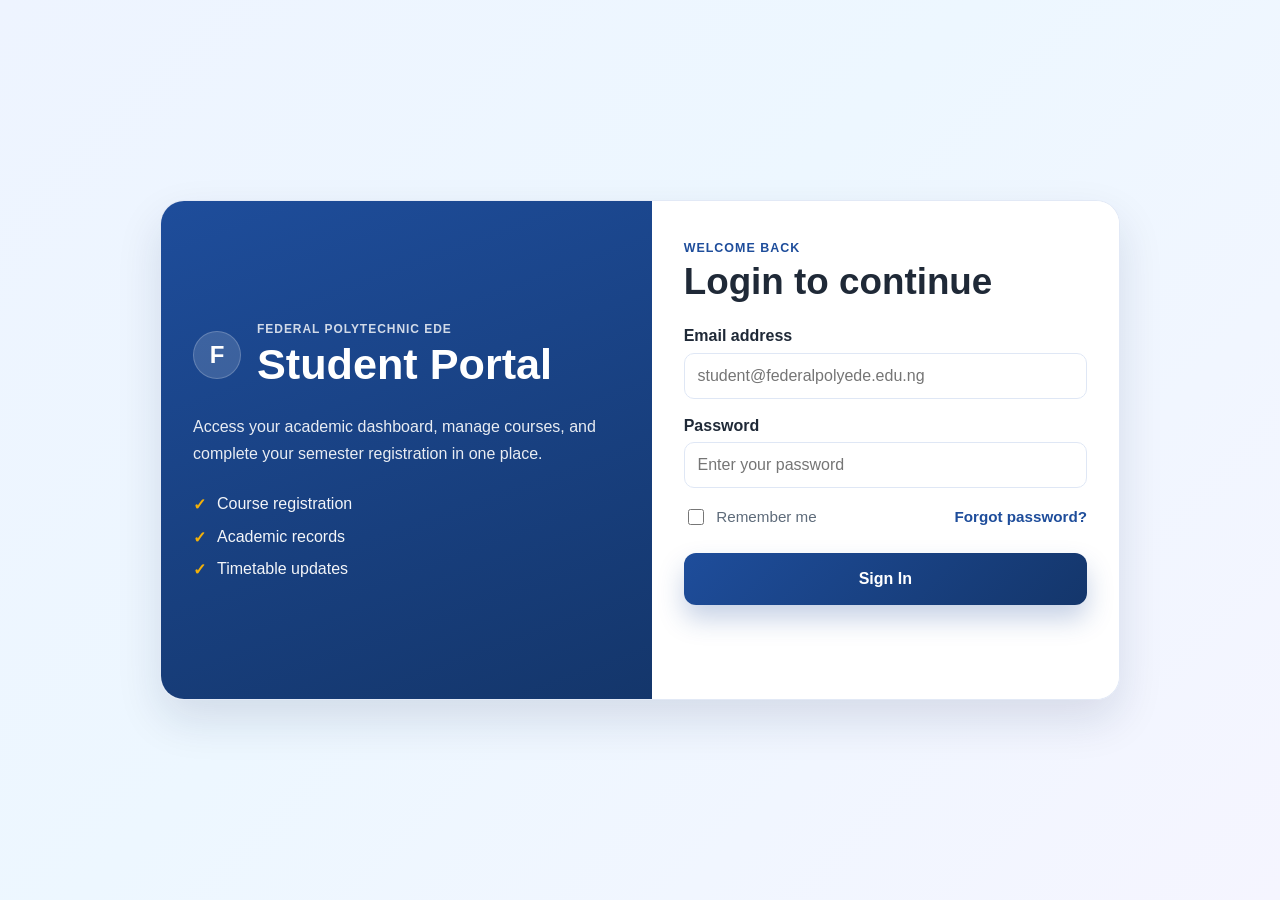
<file: index.html>
<!DOCTYPE html>
<html lang="en">
  <head>
    <meta charset="UTF-8" />
    <meta name="viewport" content="width=device-width, initial-scale=1.0" />
    <meta
      name="description"
      content="Student login page for the Federal Polytechnic Ede course registration portal."
    />
    <title>Federal Polytechnic Ede | Student Login</title>
    <link rel="stylesheet" href="styles.css" />
  </head>
  <body data-page="login">
    <div class="page-shell">
      <div class="login-panel">
        <aside class="brand-panel" aria-label="School information">
          <div class="brand-box">
            <div class="brand-mark">F</div>
            <div>
              <p class="brand-label">Federal Polytechnic Ede</p>
              <h1>Student Portal</h1>
            </div>
          </div>

          <p class="brand-copy">
            Access your academic dashboard, manage courses, and complete your
            semester registration in one place.
          </p>

          <ul class="feature-list" aria-label="Portal benefits">
            <li>Course registration</li>
            <li>Academic records</li>
            <li>Timetable updates</li>
          </ul>
        </aside>

        <main class="form-panel" aria-labelledby="loginTitle">
          <div class="form-header">
            <p class="eyebrow">Welcome back</p>
            <h2 id="loginTitle">Login to continue</h2>
          </div>

          <form id="loginForm" novalidate>
            <div class="field">
              <label for="email">Email address</label>
              <input
                id="email"
                name="email"
                type="email"
                placeholder="student@federalpolyede.edu.ng"
                autocomplete="email"
                required
              />
            </div>

            <div class="field">
              <label for="password">Password</label>
              <input
                id="password"
                name="password"
                type="password"
                placeholder="Enter your password"
                autocomplete="current-password"
                required
              />
            </div>

            <div class="options-row">
              <label class="check-wrap" for="rememberMe">
                <input id="rememberMe" type="checkbox" />
                <span>Remember me</span>
              </label>

              <a href="#" class="link-text">Forgot password?</a>
            </div>

            <button type="submit" class="primary-btn">Sign In</button>

            <p id="formMessage" class="form-message" aria-live="polite"></p>
          </form>


        </main>
      </div>
    </div>

    <script src="script.js"></script>
  </body>
</html>
</file>
<file: styles.css>
:root {
  --bg: #eef4ff;
  --panel: #ffffff;
  --primary: #1e4d9b;
  --primary-dark: #14366b;
  --primary-soft: #dfeeff;
  --accent: #ffb703;
  --text: #1f2937;
  --muted: #5e6b7a;
  --border: #dfe7f5;
  --success: #1d9c6d;
  --danger: #d94c48;
  --shadow: 0 20px 45px rgba(13, 35, 71, 0.12);
}

* {
  box-sizing: border-box;
}

html {
  scroll-behavior: smooth;
}

body {
  margin: 0;
  min-height: 100vh;
  font-family: Arial, Helvetica, sans-serif;
  background: linear-gradient(135deg, #eef4ff 0%, #edf7ff 45%, #f5f5ff 100%);
  color: var(--text);
}

img {
  display: block;
  max-width: 100%;
}

a {
  color: inherit;
  text-decoration: none;
}

button,
input {
  font: inherit;
}

.page-shell {
  min-height: 100vh;
  display: grid;
  place-items: center;
  padding: 2rem;
}

.login-panel {
  width: min(100%, 960px);
  display: grid;
  grid-template-columns: 1.05fr 1fr;
  background: rgba(255, 255, 255, 0.8);
  border: 1px solid rgba(223, 231, 245, 0.9);
  border-radius: 24px;
  box-shadow: var(--shadow);
  overflow: hidden;
  backdrop-filter: blur(6px);
}

.brand-panel {
  background: linear-gradient(160deg, var(--primary) 0%, var(--primary-dark) 100%);
  color: #fff;
  padding: 2.5rem 2rem;
  display: flex;
  flex-direction: column;
  justify-content: center;
}

.brand-box {
  display: flex;
  align-items: center;
  gap: 1rem;
  margin-bottom: 1.5rem;
}

.brand-mark {
  display: inline-grid;
  place-items: center;
  width: 3rem;
  height: 3rem;
  border-radius: 50%;
  background: rgba(255, 255, 255, 0.15);
  border: 1px solid rgba(255, 255, 255, 0.2);
  font-weight: 700;
  font-size: 1.5rem;
}

.brand-label {
  margin: 0;
  opacity: 0.8;
  font-size: 0.75rem;
  letter-spacing: 0.08em;
  text-transform: uppercase;
  font-weight: 700;
}

.brand-panel h1 {
  margin: 0.35rem 0 0;
  font-size: clamp(2rem, 4vw, 2.7rem);
  line-height: 1.1;
}

.brand-copy {
  margin: 0 0 1.75rem;
  line-height: 1.7;
  opacity: 0.9;
  max-width: 28rem;
}

.feature-list {
  list-style: none;
  margin: 0;
  padding: 0;
  display: grid;
  gap: 0.9rem;
}

.feature-list li {
  position: relative;
  padding-left: 1.5rem;
  opacity: 0.95;
}

.feature-list li::before {
  content: "✓";
  position: absolute;
  left: 0;
  top: 0;
  color: var(--accent);
  font-weight: 700;
}

.form-panel {
  padding: 2.5rem 2rem;
  background: var(--panel);
}

.form-header {
  margin-bottom: 1.5rem;
}

.eyebrow {
  margin: 0 0 0.4rem;
  color: var(--primary);
  font-size: 0.78rem;
  font-weight: 700;
  letter-spacing: 0.08em;
  text-transform: uppercase;
}

.form-header h2 {
  margin: 0;
  font-size: clamp(1.8rem, 3vw, 2.3rem);
}

#loginForm {
  display: flex;
  flex-direction: column;
  gap: 1.1rem;
}

.field {
  display: flex;
  flex-direction: column;
  gap: 0.45rem;
}

.field label {
  font-weight: 600;
  color: var(--text);
}

.field input {
  width: 100%;
  min-height: 3.1rem;
  padding: 0.8rem 0.95rem;
  border: 1px solid var(--border);
  border-radius: 12px;
  background: #fff;
  color: var(--text);
  transition: border-color 0.2s ease, box-shadow 0.2s ease;
}

.field input:focus {
  outline: none;
  border-color: var(--primary);
  box-shadow: 0 0 0 4px rgba(30, 77, 155, 0.1);
}

.options-row {
  display: flex;
  align-items: center;
  justify-content: space-between;
  gap: 1rem;
  font-size: 0.95rem;
}

.check-wrap {
  display: inline-flex;
  align-items: center;
  gap: 0.6rem;
  color: var(--muted);
}

.check-wrap input {
  accent-color: var(--primary);
  width: 1rem;
  height: 1rem;
}

.link-text {
  color: var(--primary);
  font-weight: 700;
}

.primary-btn {
  margin-top: 0.5rem;
  width: 100%;
  min-height: 3.2rem;
  border: none;
  border-radius: 12px;
  background: linear-gradient(135deg, var(--primary), var(--primary-dark));
  color: #fff;
  font-weight: 700;
  cursor: pointer;
  box-shadow: 0 14px 26px rgba(30, 77, 155, 0.25);
  transition: transform 0.2s ease, box-shadow 0.2s ease;
}

.primary-btn:hover,
.primary-btn:focus-visible {
  transform: translateY(-1px);
  box-shadow: 0 18px 30px rgba(30, 77, 155, 0.32);
}

.primary-btn:disabled {
  opacity: 0.5;
  cursor: not-allowed;
  box-shadow: none;
  transform: none;
}

.form-message {
  min-height: 1.5rem;
  margin: 0;
  font-weight: 700;
}

.form-message.error {
  color: var(--danger);
}

.form-message.success {
  color: var(--success);
}

.signup-text {
  margin-top: 1.4rem;
  text-align: center;
  color: var(--muted);
}

.topbar {
  background: rgba(255, 255, 255, 0.9);
  border-bottom: 1px solid var(--border);
  position: sticky;
  top: 0;
  z-index: 10;
  backdrop-filter: blur(8px);
}

.container {
  width: min(1180px, calc(100% - 2rem));
  margin: 0 auto;
}

.topnav {
  display: flex;
  align-items: center;
  justify-content: space-between;
  min-height: 78px;
  gap: 1rem;
}

.topnav .brand {
  display: flex;
  align-items: center;
  gap: 0.8rem;
}

.topnav .brand-mark {
  width: 2.7rem;
  height: 2.7rem;
  border-radius: 50%;
  background: linear-gradient(135deg, var(--primary), var(--primary-dark));
  color: #fff;
  display: inline-grid;
  place-items: center;
  font-weight: 700;
}

.brand-text p,
.brand-text small {
  margin: 0;
}

.brand-text p {
  font-weight: 800;
  color: var(--primary-dark);
}

.brand-text small {
  color: var(--muted);
}

.nav-menu {
  display: flex;
  align-items: center;
  gap: 1.2rem;
  flex-wrap: wrap;
}

.nav-item {
  position: relative;
}

.nav-link-btn,
.nav-toggle {
  border: 1px solid var(--border);
  background: #fff;
  color: var(--primary-dark);
  border-radius: 10px;
  padding: 0.7rem 0.9rem;
  font-weight: 700;
  cursor: pointer;
}

.nav-link-btn {
  background: transparent;
  border: none;
  padding: 0;
  color: var(--muted);
  font: inherit;
}

.nav-toggle {
  display: none;
}

.nav-menu a {
  color: var(--muted);
  font-weight: 700;
}

.nav-dropdown {
  position: absolute;
  top: calc(100% + 10px);
  right: 0;
  min-width: 220px;
  display: flex;
  flex-direction: column;
  gap: 0.5rem;
  background: #fff;
  border: 1px solid var(--border);
  border-radius: 12px;
  box-shadow: 0 12px 26px rgba(13, 35, 71, 0.1);
  padding: 0.7rem;
  z-index: 20;
}

.nav-course-item,
.dropdown-empty {
  display: block;
  padding: 0.45rem 0.55rem;
  color: var(--text);
  border-radius: 8px;
  background: #f7fafe;
  font-size: 0.85rem;
}

.nav-course-item {
  color: var(--primary-dark);
  font-weight: 700;
}

.nav-menu a.active,
.nav-menu a:hover {
  color: var(--primary);
}

.logout-btn {
  border: none;
  background: var(--primary);
  color: #fff;
  padding: 0.7rem 1rem;
  border-radius: 10px;
  font-weight: 700;
  cursor: pointer;
}

.dashboard {
  padding: 2rem 0 3rem;
}

.welcome-band {
  display: flex;
  align-items: center;
  justify-content: space-between;
  gap: 1rem;
  background: linear-gradient(135deg, rgba(30, 77, 155, 0.12), rgba(255, 183, 3, 0.15));
  border: 1px solid var(--border);
  border-radius: 24px;
  padding: 2rem;
  margin-bottom: 1.5rem;
}

.welcome-band h1 {
  margin: 0.25rem 0 0.6rem;
  font-size: clamp(2rem, 3vw, 2.8rem);
}

.welcome-band p {
  margin: 0;
}

.profile-chip {
  background: #fff;
  border: 1px solid var(--border);
  border-radius: 16px;
  padding: 1rem 1.2rem;
  min-width: 210px;
}

.chip-label {
  display: block;
  color: var(--muted);
  font-size: 0.76rem;
  text-transform: uppercase;
  letter-spacing: 0.06em;
  margin-bottom: 0.35rem;
}

.profile-chip strong {
  color: var(--primary-dark);
}

.stats-grid {
  display: grid;
  grid-template-columns: repeat(4, minmax(0, 1fr));
  gap: 1rem;
  margin-bottom: 1.5rem;
}

.stat-card,
.panel {
  background: #fff;
  border: 1px solid var(--border);
  border-radius: 18px;
  box-shadow: 0 8px 20px rgba(13, 35, 71, 0.05);
}

.stat-card {
  padding: 1.2rem;
}

.stat-card span {
  color: var(--muted);
  font-size: 0.82rem;
}

.stat-card strong {
  display: block;
  margin-top: 0.55rem;
  font-size: clamp(1.7rem, 3vw, 2.2rem);
  color: var(--primary-dark);
}

.content-grid,
.bottom-grid {
  display: grid;
  grid-template-columns: repeat(2, minmax(0, 1fr));
  gap: 1.2rem;
  margin-top: 1.5rem;
}

.panel {
  padding: 1.4rem;
}

.panel h2 {
  margin-top: 0;
  margin-bottom: 1rem;
  font-size: 1.4rem;
}

.action-list {
  display: grid;
  gap: 0.8rem;
}

.action-item {
  display: flex;
  align-items: center;
  justify-content: space-between;
  background: var(--primary-soft);
  border: 1px solid rgba(30, 77, 155, 0.08);
  border-radius: 12px;
  padding: 0.9rem 1rem;
  color: var(--primary-dark);
  font-weight: 700;
}

.notice-box {
  background: rgba(255, 183, 3, 0.1);
  border: 1px solid rgba(255, 183, 3, 0.3);
  border-radius: 12px;
  padding: 1rem;
  color: var(--text);
}

.notice-box strong {
  display: block;
  margin-bottom: 0.35rem;
}

.schedule-list,
.deadline-list {
  list-style: none;
  margin: 0;
  padding: 0;
  display: grid;
  gap: 0.85rem;
}

.schedule-list li,
.deadline-list li {
  display: flex;
  justify-content: space-between;
  gap: 0.8rem;
  background: #f7fafe;
  border: 1px solid var(--border);
  border-radius: 12px;
  padding: 0.8rem 0.9rem;
}

.schedule-list strong,
.deadline-list strong {
  color: var(--primary-dark);
}

.registration-layout {
  display: grid;
  grid-template-columns: 1.5fr 0.9fr;
  gap: 1.2rem;
  margin-top: 1.5rem;
}

.course-panel,
.summary-panel {
  padding: 1.4rem;
}

.section-head {
  display: flex;
  align-items: flex-end;
  justify-content: space-between;
  gap: 1rem;
  margin-bottom: 1.2rem;
}

.section-head h2,
.summary-head h3 {
  margin: 0;
}

.filters {
  display: flex;
  gap: 0.75rem;
  flex-wrap: wrap;
}

.search-wrap,
.filter-wrap {
  display: inline-flex;
}

.search-wrap input,
.filter-wrap select,
.field input,
.field select {
  min-height: 2.9rem;
  border: 1px solid var(--border);
  border-radius: 10px;
  padding: 0.7rem 0.8rem;
  background: #fff;
  color: var(--text);
}

.search-wrap input {
  min-width: 220px;
}

.course-grid {
  display: grid;
  grid-template-columns: repeat(auto-fit, minmax(220px, 1fr));
  gap: 1rem;
}

.course-card {
  background: #fff;
  border: 1px solid var(--border);
  border-radius: 16px;
  padding: 1rem;
  box-shadow: 0 8px 18px rgba(20, 54, 107, 0.05);
  display: flex;
  flex-direction: column;
  gap: 0.8rem;
}

.course-card.selected {
  border-color: rgba(29, 156, 109, 0.45);
  background: linear-gradient(180deg, rgba(29, 156, 109, 0.05), #fff);
}

.course-card-head {
  display: flex;
  align-items: flex-start;
  justify-content: space-between;
  gap: 1rem;
}

.course-card h3 {
  margin: 0.3rem 0 0;
  font-size: 1.1rem;
}

.course-code {
  color: var(--primary);
  font-weight: 800;
  font-size: 0.75rem;
  letter-spacing: 0.06em;
  text-transform: uppercase;
}

.course-badge {
  display: inline-flex;
  align-items: center;
  justify-content: center;
  min-width: 54px;
  background: var(--primary-soft);
  color: var(--primary-dark);
  border-radius: 999px;
  padding: 0.45rem 0.6rem;
  font-size: 0.7rem;
  font-weight: 800;
}

.course-dept,
.course-description,
.course-meta,
.selected-course-list li span,
.summary-message {
  color: var(--muted);
}

.course-dept {
  margin: 0;
  font-weight: 700;
  color: var(--primary-dark);
}

.course-description {
  margin: 0;
  min-height: 64px;
  line-height: 1.55;
}

.course-meta {
  display: flex;
  justify-content: space-between;
  gap: 0.5rem;
  font-size: 0.8rem;
}

.course-action,
.submit-btn {
  border: none;
  border-radius: 10px;
  min-height: 2.8rem;
  padding: 0.75rem 1rem;
  font-weight: 800;
  cursor: pointer;
}

.course-action {
  background: linear-gradient(135deg, var(--primary), var(--primary-dark));
  color: #fff;
}

.course-action.remove {
  background: linear-gradient(135deg, #e57d6a, #d94c48);
}

.course-action:disabled {
  opacity: 0.5;
  cursor: not-allowed;
}

.empty-state {
  margin-top: 1rem;
  padding: 0.9rem 1rem;
  color: var(--muted);
  border: 1px dashed var(--border);
  border-radius: 10px;
  background: rgba(255, 255, 255, 0.7);
}

.summary-panel {
  align-self: start;
}

.summary-head {
  margin-bottom: 1rem;
}

.form-grid {
  display: grid;
  grid-template-columns: repeat(2, minmax(0, 1fr));
  gap: 0.9rem;
}

.field {
  display: flex;
  flex-direction: column;
  gap: 0.45rem;
}

.field label {
  font-weight: 700;
}

.cards-row {
  display: grid;
  grid-template-columns: repeat(2, minmax(0, 1fr));
  gap: 0.8rem;
  margin: 1rem 0;
}

.mini-card {
  background: var(--primary-soft);
  border: 1px solid rgba(30, 77, 155, 0.08);
  border-radius: 12px;
  padding: 0.9rem;
}

.mini-card span {
  display: block;
  color: var(--muted);
  font-size: 0.78rem;
}

.mini-card strong {
  display: block;
  margin-top: 0.3rem;
  color: var(--primary-dark);
  font-size: 1.6rem;
}

.selected-course-list {
  list-style: none;
  margin: 0;
  padding: 0;
  display: grid;
  gap: 0.7rem;
}

.selected-course-list li {
  display: flex;
  align-items: center;
  justify-content: space-between;
  gap: 0.8rem;
  background: #f7fafe;
  border: 1px solid var(--border);
  border-radius: 12px;
  padding: 0.8rem 0.9rem;
}

.selected-course-list li strong {
  display: block;
  color: var(--primary-dark);
}

.selected-course-list li span {
  display: block;
  font-size: 0.8rem;
}

.selected-course-list li em {
  font-style: normal;
  color: var(--primary-dark);
  font-weight: 800;
}

.summary-message {
  margin: 1rem 0 0;
  min-height: 1.5rem;
  font-weight: 700;
}

.form-message {
  min-height: 1.5rem;
  margin: 0.8rem 0 0;
  font-weight: 700;
}

.form-message.error {
  color: var(--danger);
}

.form-message.success {
  color: var(--success);
}

.submit-btn {
  width: 100%;
  margin-top: 1rem;
  background: linear-gradient(135deg, var(--primary), var(--primary-dark));
  color: #fff;
  box-shadow: 0 14px 28px rgba(30, 77, 155, 0.18);
}

.print-btn {
  width: 100%;
  margin-top: 0.8rem;
  border: none;
  border-radius: 10px;
  min-height: 2.8rem;
  padding: 0.75rem 1rem;
  font-weight: 800;
  cursor: pointer;
  background: linear-gradient(135deg, #1d9c6d, #136d52);
  color: #fff;
  box-shadow: 0 14px 28px rgba(29, 156, 109, 0.2);
}

.print-registration-summary {
  margin-top: 1rem;
  padding: 1rem;
  background: #f7fafe;
  border: 1px solid var(--border);
  border-radius: 12px;
}

.print-registration-summary h4,
.print-registration-summary h5 {
  margin: 0;
}

.print-registration-summary h4 {
  color: var(--primary-dark);
  margin-bottom: 0.35rem;
}

.print-registration-summary h5 {
  color: var(--text);
  margin-bottom: 0.75rem;
}

.print-meta {
  display: grid;
  gap: 0.25rem;
  margin-bottom: 1rem;
}

.print-meta p {
  margin: 0;
  color: var(--text);
}

.print-course-list {
  list-style: none;
  margin: 0;
  padding: 0;
  display: grid;
  gap: 0.5rem;
}

.print-course-list li {
  display: flex;
  justify-content: space-between;
  gap: 1rem;
  padding: 0.6rem 0.7rem;
  border: 1px solid var(--border);
  border-radius: 8px;
  background: #fff;
}

.hidden {
  display: none !important;
}

.sr-only {
  position: absolute;
  width: 1px;
  height: 1px;
  padding: 0;
  margin: -1px;
  overflow: hidden;
  clip: rect(0, 0, 0, 0);
  white-space: nowrap;
  border: 0;
}

@media (max-width: 820px) {
  .stats-grid,
  .content-grid,
  .bottom-grid {
    grid-template-columns: 1fr 1fr;
  }

  .welcome-band {
    flex-direction: column;
    align-items: flex-start;
  }
}

@media (max-width: 900px) {
  .registration-layout {
    grid-template-columns: 1fr;
  }

  .section-head {
    flex-direction: column;
    align-items: flex-start;
  }

  .form-grid {
    grid-template-columns: 1fr;
  }
}

@media print {
  body {
    background: #fff;
  }

  body * {
    visibility: hidden !important;
  }

  #printRegistrationSummary,
  #printRegistrationSummary * {
    visibility: visible !important;
  }

  .print-registration-summary {
    display: block !important;
    position: absolute;
    inset: 0 auto auto 0;
    width: 100%;
    margin: 0;
    padding: 0;
    border: 0;
    border-radius: 0;
    background: #fff;
    color: #000;
  }
}

@media (max-width: 560px) {
  .stats-grid,
  .content-grid,
  .bottom-grid {
    grid-template-columns: 1fr;
    display: grid;
  }

  .topnav {
    flex-wrap: wrap;
    align-items: center;
    padding: 1rem 0;
  }

  .brand {
    width: 100%;
    justify-content: space-between;
  }

  .nav-toggle {
    display: inline-flex;
    align-items: center;
    justify-content: center;
    margin-left: auto;
  }

  .nav-menu {
    display: none;
    width: 100%;
    flex-direction: column;
    align-items: stretch;
    gap: 0.7rem;
    padding-top: 0.4rem;
  }

  .nav-menu.open {
    display: flex;
  }

  .nav-item,
  .nav-menu a,
  .logout-btn {
    width: 100%;
  }

  .nav-dropdown {
    position: static;
    min-width: auto;
    margin-top: 0.2rem;
  }

  .nav-menu a,
  .logout-btn {
    text-align: center;
  }

  .dashboard {
    padding-top: 1.5rem;
  }

  .course-grid {
    grid-template-columns: 1fr;
  }

  .cards-row {
    grid-template-columns: 1fr;
  }
}

@media (max-width: 820px) {
  .login-panel {
    grid-template-columns: 1fr;
  }

  .brand-panel {
    padding-bottom: 1.8rem;
  }
}

@media (max-width: 480px) {
  .page-shell {
    padding: 1rem;
  }

  .brand-panel,
  .form-panel {
    padding: 1.5rem 1.2rem;
  }

  .options-row {
    align-items: flex-start;
    flex-direction: column;
  }
}
</file>
